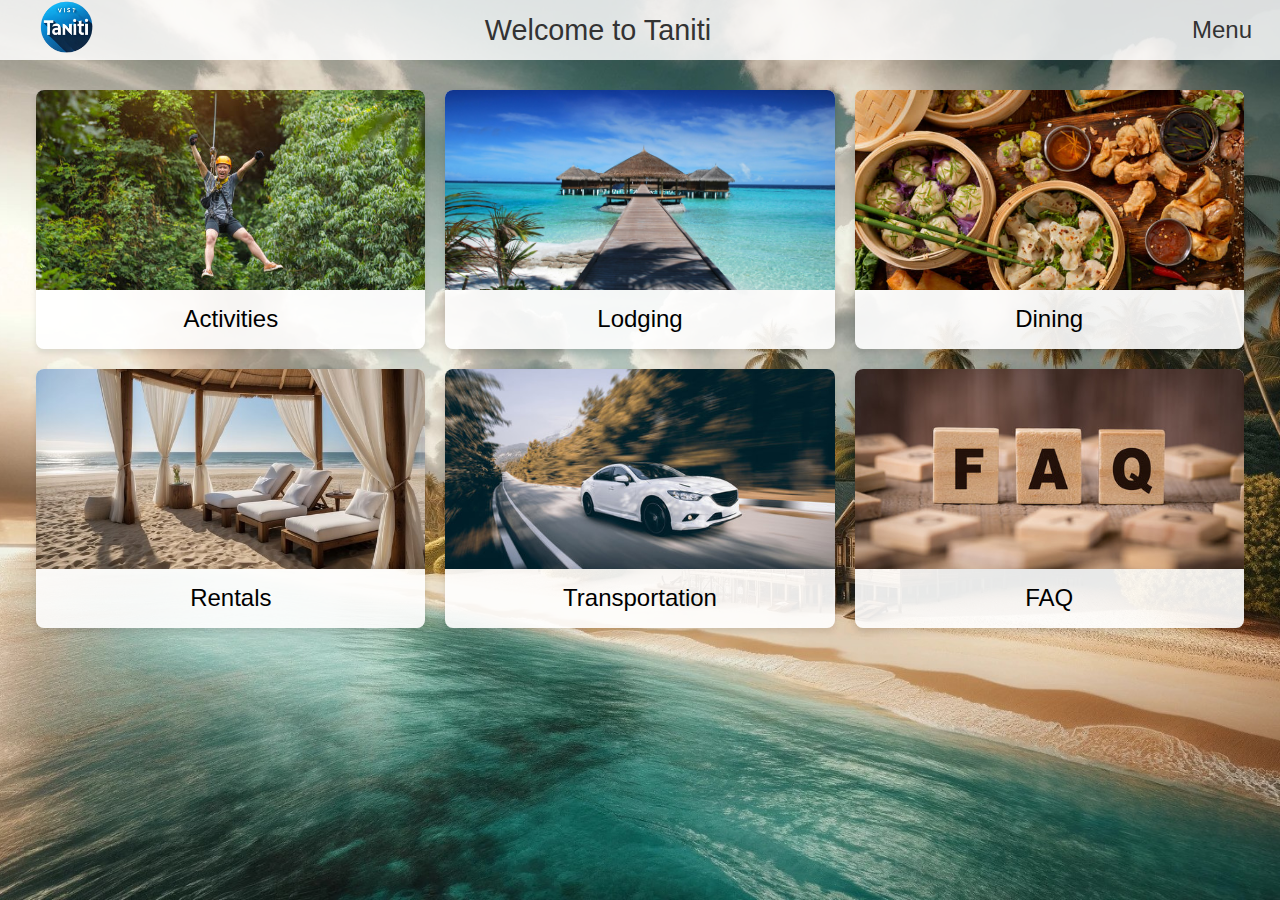
<file: index.html>
<!DOCTYPE html>
<html>
<head>
    <title>Taniti</title>
    <link rel="stylesheet" href="https://maxcdn.bootstrapcdn.com/bootstrap/4.5.2/css/bootstrap.min.css" />
    <link rel="stylesheet" href="./css/main.css" />
</head>
<body>
    <header class="d-flex align-items-center justify-content-between px-3 py-2">
        <div class="logo-container">
            <img src="./imgs/logo.webp" alt="Taniti Logo" class="logo-img">
        </div>

        <h1 class="welcome-heading m-0 text-center flex-grow-1">Welcome to Taniti</h1>

        <nav>
            <button class="navbar-toggler" type="button" data-toggle="collapse" data-target="#navbarNav">
                <span class="menu-text d-none d-md-block">Menu</span>
                <span class="navbar-toggler-icon d-block d-md-none">&#9776;</span>
            </button>

            <div class="nav-links collapse" id="navbarNav">
                <ul class="navbar-nav">
                    <li class="nav-item">
                        <a class="nav-link selected" href="#">Home</a>
                    </li>
                    <li class="nav-item">
                        <a class="nav-link" href="./pages/activities.html">Activities</a>
                    </li>
                    <li class="nav-item">
                        <a class="nav-link" href="./pages/dining.html">Dining</a>
                    </li>
                    <li class="nav-item">
                        <a class="nav-link" href="./pages/lodging.html">Lodging</a>
                    </li>
                    <li class="nav-item">
                        <a class="nav-link" href="./pages/rentals.html">Rentals</a>
                    </li>
                    <li class="nav-item">
                        <a class="nav-link" href="./pages/transportation.html">Transportation</a>
                    </li>
                    <li class="nav-item">
                        <a class="nav-link" href="./pages/faq.html">FAQ</a>
                    </li>
                </ul>
            </div>
        </nav>
    </header>

    <main>
        <div class="flex-container">
            <a href="./pages/activities.html" class="flex-item">
                <div class="item-image" style="background-image: url('./imgs/activities.jpg');"></div>
                <h2>Activities</h2>
            </a>
            <a href="./pages/lodging.html" class="flex-item">
                <div class="item-image" style="background-image: url('./imgs/lodging.jpg');"></div>
                <h2>Lodging</h2>
            </a>
            <a href="./pages/dining.html" class="flex-item">
                <div class="item-image" style="background-image: url('./imgs/dining.jpg');"></div>
                <h2>Dining</h2>
            </a>
            <a href="./pages/rentals.html" class="flex-item">
                <div class="item-image" style="background-image: url('./imgs/rentals.jpg');"></div>
                <h2>Rentals</h2>
            </a>
            <a href="./pages/transportation.html" class="flex-item">
                <div class="item-image" style="background-image: url('./imgs/transportation.jpg');"></div>
                <h2>Transportation</h2>
            </a>
            <a href="./pages/faq.html" class="flex-item">
                <div class="item-image" style="background-image: url('./imgs/faq.jpg');"></div>
                <h2>FAQ</h2>
            </a>
        </div>
    </main>

    <script src="https://code.jquery.com/jquery-3.5.1.min.js"></script>
    <script src="https://cdn.jsdelivr.net/npm/popper.js@1.16.1/dist/umd/popper.min.js"></script>
    <script src="https://stackpath.bootstrapcdn.com/bootstrap/4.5.2/js/bootstrap.min.js"></script>

</body>
</html>
</file>
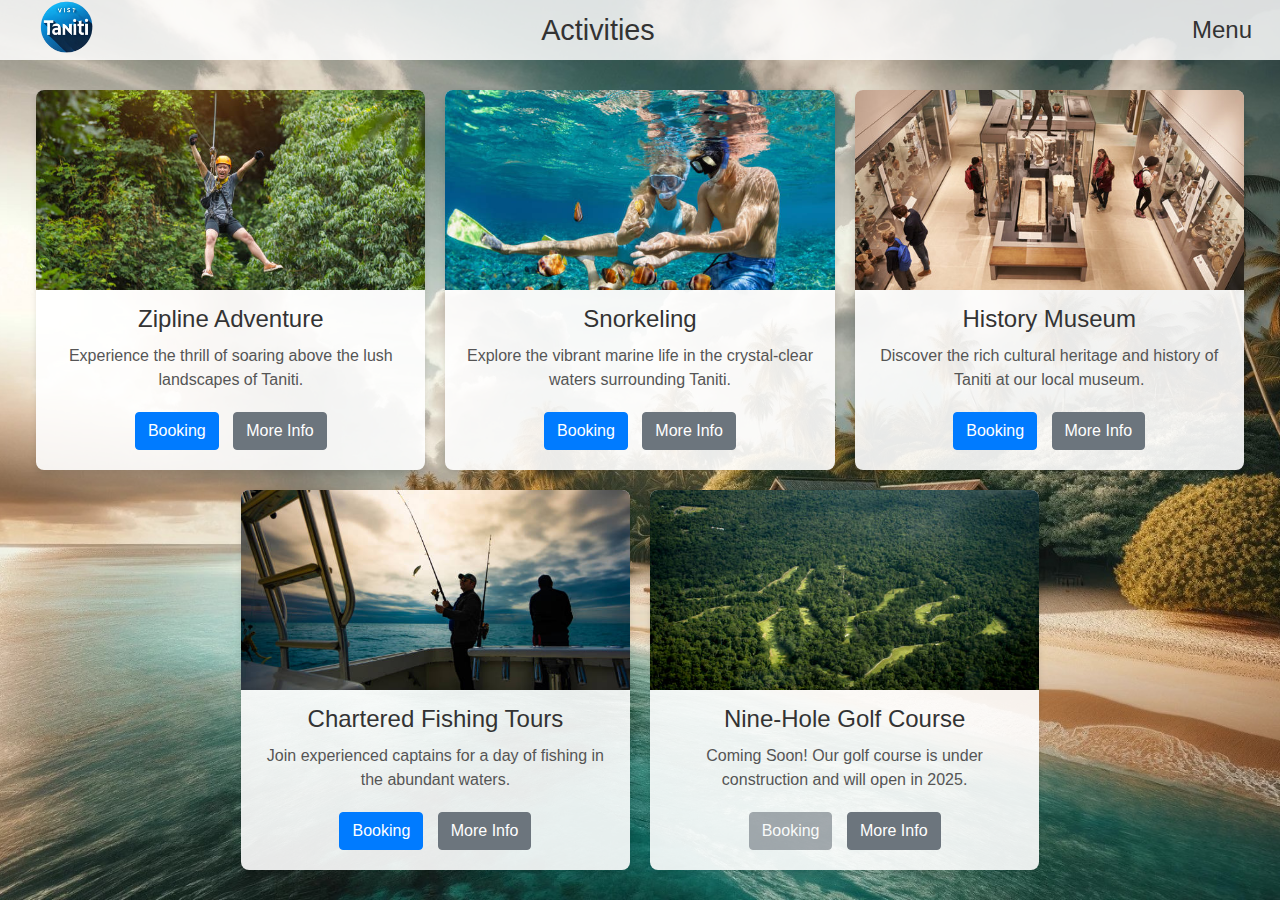
<file: pages/activities.html>
<!DOCTYPE html>
<html>
<head>
    <title>Activities - Taniti</title>
    <link rel="stylesheet" href="https://maxcdn.bootstrapcdn.com/bootstrap/4.5.2/css/bootstrap.min.css" />
    <link rel="stylesheet" href="../css/main.css" />
    <link rel="stylesheet" href="../css/activities.css" />
</head>
<body>
    <header class="d-flex align-items-center justify-content-between px-3 py-2">
        <div class="logo-container">
            <img src="../imgs/logo.webp" alt="Taniti Logo" class="logo-img">
        </div>

        <h1 class="welcome-heading m-0 text-center flex-grow-1">Activities</h1>

        <nav>
            <button class="navbar-toggler" type="button" data-toggle="collapse" data-target="#navbarNav">
                <span class="menu-text d-none d-md-block">Menu</span>
                <span class="navbar-toggler-icon d-block d-md-none">&#9776;</span>
            </button>

            <div class="nav-links collapse" id="navbarNav">
                <ul class="navbar-nav">
                    <li class="nav-item">
                        <a class="nav-link selected" href="../index.html">Home</a>
                    </li>
                    <li class="nav-item">
                        <a class="nav-link" href="./activities.html">Activities</a>
                    </li>
                    <li class="nav-item">
                        <a class="nav-link" href="./dining.html">Dining</a>
                    </li>
                    <li class="nav-item">
                        <a class="nav-link" href="./lodging.html">Lodging</a>
                    </li>
                    <li class="nav-item">
                        <a class="nav-link" href="./rentals.html">Rentals</a>
                    </li>
                    <li class="nav-item">
                        <a class="nav-link" href="./transportation.html">Transportation</a>
                    </li>
                    <li class="nav-item">
                        <a class="nav-link" href="./faq.html">FAQ</a>
                    </li>
                </ul>
            </div>
        </nav>
    </header>

    <main>
        <div class="activities-container">
            <div class="activity-item">
                <img src="../imgs/activities.jpg" alt="Zipline">
                <h2>Zipline Adventure</h2>
                <p>Experience the thrill of soaring above the lush landscapes of Taniti.</p>
                <div class="activity-buttons">
                    <a href="#" class="btn btn-primary">Booking</a>
                    <a href="#" class="btn btn-secondary">More Info</a>
                </div>
            </div>

            <div class="activity-item">
                <img src="../imgs/snorkeling.jpg" alt="Snorkeling">
                <h2>Snorkeling</h2>
                <p>Explore the vibrant marine life in the crystal-clear waters surrounding Taniti.</p>
                <div class="activity-buttons">
                    <a href="#" class="btn btn-primary">Booking</a>
                    <a href="#" class="btn btn-secondary">More Info</a>
                </div>
            </div>

            <div class="activity-item">
                <img src="../imgs/museum.jpg" alt="History Museum">
                <h2>History Museum</h2>
                <p>Discover the rich cultural heritage and history of Taniti at our local museum.</p>
                <div class="activity-buttons">
                    <a href="#" class="btn btn-primary">Booking</a>
                    <a href="#" class="btn btn-secondary">More Info</a>
                </div>
            </div>

            <div class="activity-item">
                <img src="../imgs/fishing.jpg" alt="Chartered Fishing Tours">
                <h2>Chartered Fishing Tours</h2>
                <p>Join experienced captains for a day of fishing in the abundant waters.</p>
                <div class="activity-buttons">
                    <a href="#" class="btn btn-primary">Booking</a>
                    <a href="#" class="btn btn-secondary">More Info</a>
                </div>
            </div>

            <div class="activity-item">
                <img src="../imgs/golf.jpg" alt="Nine-Hole Golf Course">
                <h2>Nine-Hole Golf Course</h2>
                <p>Coming Soon! Our golf course is under construction and will open in 2025.</p>
                <div class="activity-buttons">
                    <a href="#" class="btn btn-secondary disabled">Booking</a>
                    <a href="#" class="btn btn-secondary">More Info</a>
                </div>
            </div>
        </div>
    </main>

    <script src="https://code.jquery.com/jquery-3.5.1.min.js"></script>
    <script src="https://cdn.jsdelivr.net/npm/popper.js@1.16.1/dist/umd/popper.min.js"></script>
    <script src="https://stackpath.bootstrapcdn.com/bootstrap/4.5.2/js/bootstrap.min.js"></script>
</body>
</html>
</file>
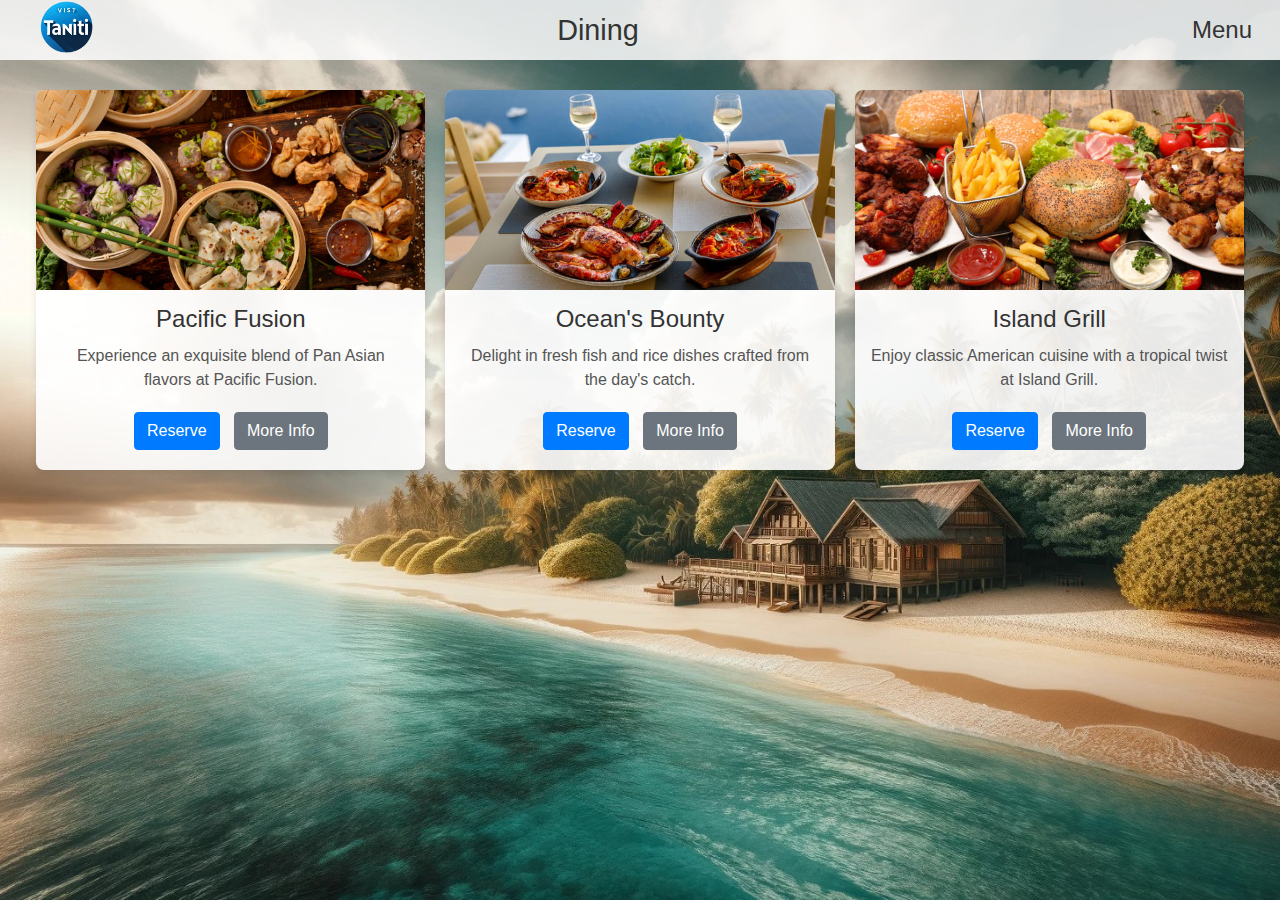
<file: pages/dining.html>
<!DOCTYPE html>
<html>
<head>
    <title>Dining - Taniti</title>
    <link rel="stylesheet" href="https://maxcdn.bootstrapcdn.com/bootstrap/4.5.2/css/bootstrap.min.css" />
    <link rel="stylesheet" href="../css/main.css" />
    <link rel="stylesheet" href="../css/dining.css" />
</head>
<body>
    <header class="d-flex align-items-center justify-content-between px-3 py-2">
        <div class="logo-container">
            <img src="../imgs/logo.webp" alt="Taniti Logo" class="logo-img">
        </div>

        <h1 class="welcome-heading m-0 text-center flex-grow-1">Dining</h1>

        <nav>
            <button class="navbar-toggler" type="button" data-toggle="collapse" data-target="#navbarNav">
                <span class="menu-text d-none d-md-block">Menu</span>
                <span class="navbar-toggler-icon d-block d-md-none">&#9776;</span>
            </button>

            <div class="nav-links collapse" id="navbarNav">
                <ul class="navbar-nav">
                    <li class="nav-item">
                        <a class="nav-link selected" href="../index.html">Home</a>
                    </li>
                    <li class="nav-item">
                        <a class="nav-link" href="./activities.html">Activities</a>
                    </li>
                    <li class="nav-item">
                        <a class="nav-link" href="#">Dining</a>
                    </li>
                    <li class="nav-item">
                        <a class="nav-link" href="./lodging.html">Lodging</a>
                    </li>
                    <li class="nav-item">
                        <a class="nav-link" href="./rentals.html">Rentals</a>
                    </li>
                    <li class="nav-item">
                        <a class="nav-link" href="./transportation.html">Transportation</a>
                    </li>
                    <li class="nav-item">
                        <a class="nav-link" href="./faq.html">FAQ</a>
                    </li>
                </ul>
            </div>
        </nav>
    </header>

    <main>
        <div class="dining-container">
            <div class="dining-item">
                <img src="../imgs/dining.jpg" alt="Pacific Fusion">
                <h2>Pacific Fusion</h2>
                <p>Experience an exquisite blend of Pan Asian flavors at Pacific Fusion.</p>
                <div class="dining-buttons">
                    <a href="#" class="btn btn-primary">Reserve</a>
                    <a href="#" class="btn btn-secondary">More Info</a>
                </div>
            </div>

            <div class="dining-item">
                <img src="../imgs/oceans-bounty.jpg" alt="Ocean's Bounty">
                <h2>Ocean's Bounty</h2>
                <p>Delight in fresh fish and rice dishes crafted from the day's catch.</p>
                <div class="dining-buttons">
                    <a href="#" class="btn btn-primary">Reserve</a>
                    <a href="#" class="btn btn-secondary">More Info</a>
                </div>
            </div>

            <div class="dining-item">
                <img src="../imgs/island-grill.jpg" alt="Island Grill">
                <h2>Island Grill</h2>
                <p>Enjoy classic American cuisine with a tropical twist at Island Grill.</p>
                <div class="dining-buttons">
                    <a href="#" class="btn btn-primary">Reserve</a>
                    <a href="#" class="btn btn-secondary">More Info</a>
                </div>
            </div>
        </div>
    </main>

    <script src="https://code.jquery.com/jquery-3.5.1.min.js"></script>
    <script src="https://cdn.jsdelivr.net/npm/popper.js@1.16.1/dist/umd/popper.min.js"></script>
    <script src="https://stackpath.bootstrapcdn.com/bootstrap/4.5.2/js/bootstrap.min.js"></script>
</body>
</html>
</file>
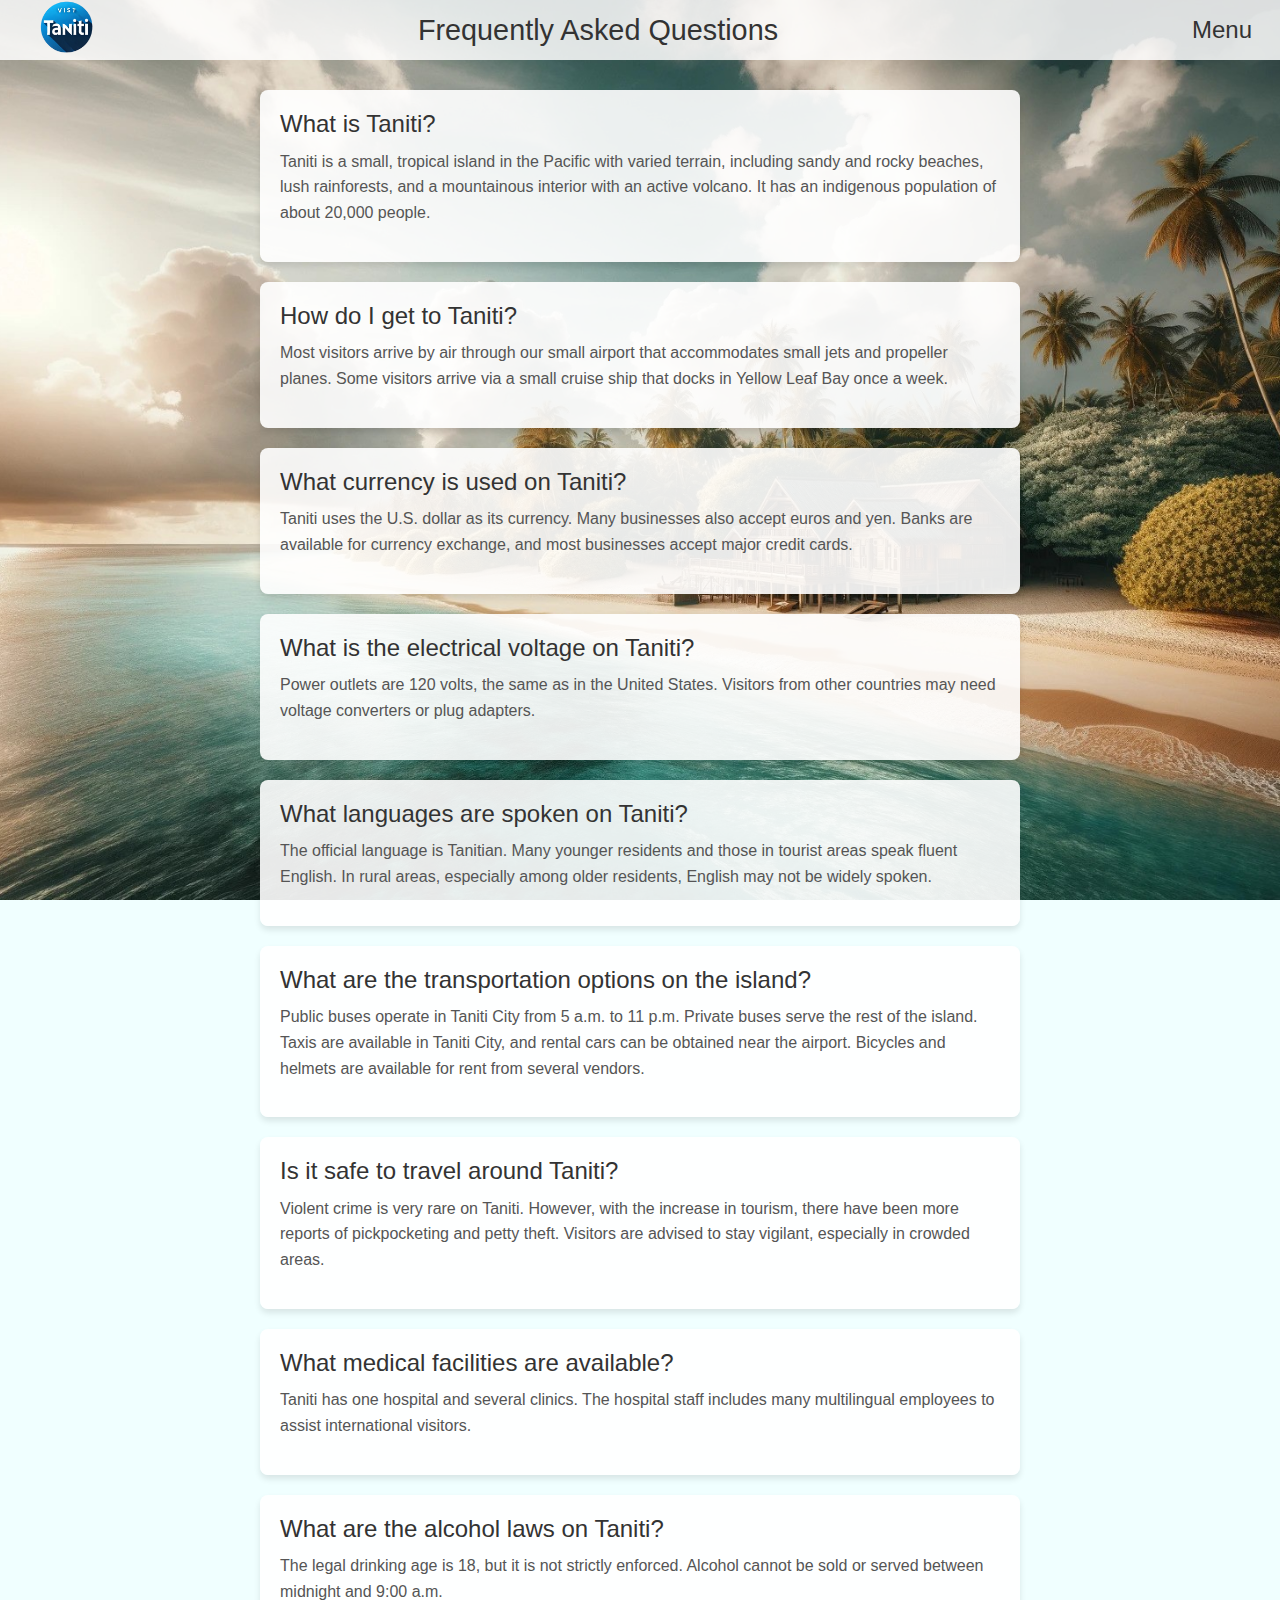
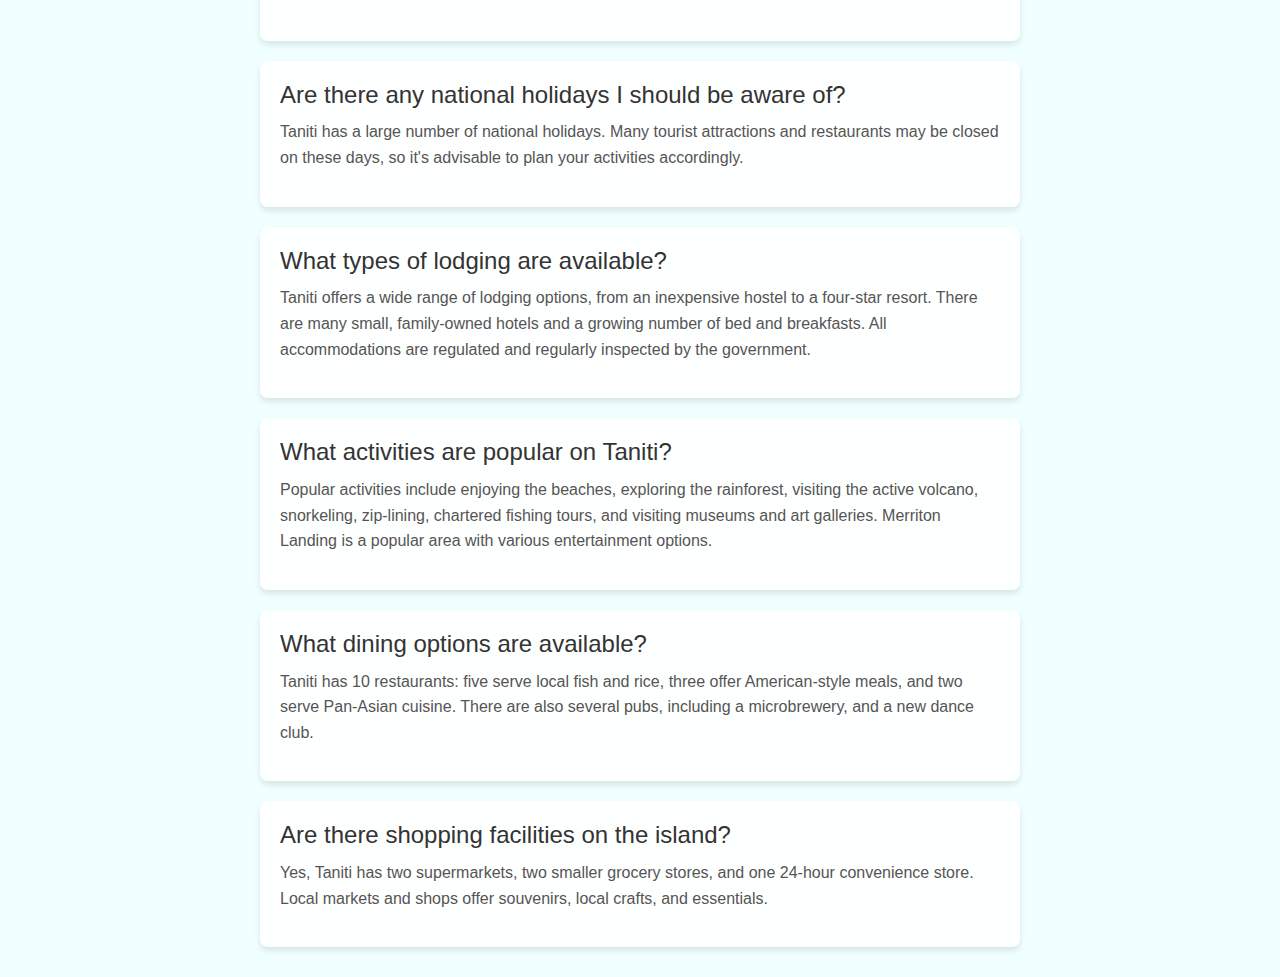
<file: pages/faq.html>
<!DOCTYPE html>
<html>
<head>
    <title>FAQ - Taniti</title>
    <link rel="stylesheet" href="https://maxcdn.bootstrapcdn.com/bootstrap/4.5.2/css/bootstrap.min.css" />
    <link rel="stylesheet" href="../css/main.css" />
    <link rel="stylesheet" href="../css/faq.css" />
</head>
<body>
    <header class="d-flex align-items-center justify-content-between px-3 py-2">
        <div class="logo-container">
            <img src="../imgs/logo.webp" alt="Taniti Logo" class="logo-img">
        </div>

        <h1 class="welcome-heading m-0 text-center flex-grow-1">Frequently Asked Questions</h1>

        <nav>
            <button class="navbar-toggler" type="button" data-toggle="collapse" data-target="#navbarNav">
                <span class="menu-text d-none d-md-block">Menu</span>
                <span class="navbar-toggler-icon d-block d-md-none">&#9776;</span>
            </button>
            <div class="nav-links collapse" id="navbarNav">
                <ul class="navbar-nav">
                    <li class="nav-item">
                        <a class="nav-link selected" href="../index.html">Home</a>
                    </li>
                    <li class="nav-item">
                        <a class="nav-link" href="./activities.html">Activities</a>
                    </li>
                    <li class="nav-item">
                        <a class="nav-link" href="./dining.html">Dining</a>
                    </li>
                    <li class="nav-item">
                        <a class="nav-link" href="./lodging.html">Lodging</a>
                    </li>
                    <li class="nav-item">
                        <a class="nav-link" href="./rentals.html">Rentals</a>
                    </li>
                    <li class="nav-item">
                        <a class="nav-link" href="./transportation.html">Transportation</a>
                    </li>
                    <li class="nav-item">
                        <a class="nav-link" href="#">FAQ</a>
                    </li>
                </ul>
            </div>
        </nav>
    </header>
    <main>
        <div class="faq-container">
            <div class="faq-item">
                <h2>What is Taniti?</h2>
                <p>Taniti is a small, tropical island in the Pacific with varied terrain, including sandy and rocky beaches, lush rainforests, and a mountainous interior with an active volcano. It has an indigenous population of about 20,000 people.</p>
            </div>

            <div class="faq-item">
                <h2>How do I get to Taniti?</h2>
                <p>Most visitors arrive by air through our small airport that accommodates small jets and propeller planes. Some visitors arrive via a small cruise ship that docks in Yellow Leaf Bay once a week.</p>
            </div>

            <div class="faq-item">
                <h2>What currency is used on Taniti?</h2>
                <p>Taniti uses the U.S. dollar as its currency. Many businesses also accept euros and yen. Banks are available for currency exchange, and most businesses accept major credit cards.</p>
            </div>

            <div class="faq-item">
                <h2>What is the electrical voltage on Taniti?</h2>
                <p>Power outlets are 120 volts, the same as in the United States. Visitors from other countries may need voltage converters or plug adapters.</p>
            </div>

            <div class="faq-item">
                <h2>What languages are spoken on Taniti?</h2>
                <p>The official language is Tanitian. Many younger residents and those in tourist areas speak fluent English. In rural areas, especially among older residents, English may not be widely spoken.</p>
            </div>

            <div class="faq-item">
                <h2>What are the transportation options on the island?</h2>
                <p>Public buses operate in Taniti City from 5 a.m. to 11 p.m. Private buses serve the rest of the island. Taxis are available in Taniti City, and rental cars can be obtained near the airport. Bicycles and helmets are available for rent from several vendors.</p>
            </div>

            <div class="faq-item">
                <h2>Is it safe to travel around Taniti?</h2>
                <p>Violent crime is very rare on Taniti. However, with the increase in tourism, there have been more reports of pickpocketing and petty theft. Visitors are advised to stay vigilant, especially in crowded areas.</p>
            </div>

            <div class="faq-item">
                <h2>What medical facilities are available?</h2>
                <p>Taniti has one hospital and several clinics. The hospital staff includes many multilingual employees to assist international visitors.</p>
            </div>

            <div class="faq-item">
                <h2>What are the alcohol laws on Taniti?</h2>
                <p>The legal drinking age is 18, but it is not strictly enforced. Alcohol cannot be sold or served between midnight and 9:00 a.m.</p>
            </div>

            <div class="faq-item">
                <h2>Are there any national holidays I should be aware of?</h2>
                <p>Taniti has a large number of national holidays. Many tourist attractions and restaurants may be closed on these days, so it's advisable to plan your activities accordingly.</p>
            </div>

            <div class="faq-item">
                <h2>What types of lodging are available?</h2>
                <p>Taniti offers a wide range of lodging options, from an inexpensive hostel to a four-star resort. There are many small, family-owned hotels and a growing number of bed and breakfasts. All accommodations are regulated and regularly inspected by the government.</p>
            </div>

            <div class="faq-item">
                <h2>What activities are popular on Taniti?</h2>
                <p>Popular activities include enjoying the beaches, exploring the rainforest, visiting the active volcano, snorkeling, zip-lining, chartered fishing tours, and visiting museums and art galleries. Merriton Landing is a popular area with various entertainment options.</p>
            </div>

            <div class="faq-item">
                <h2>What dining options are available?</h2>
                <p>Taniti has 10 restaurants: five serve local fish and rice, three offer American-style meals, and two serve Pan-Asian cuisine. There are also several pubs, including a microbrewery, and a new dance club.</p>
            </div>

            <div class="faq-item">
                <h2>Are there shopping facilities on the island?</h2>
                <p>Yes, Taniti has two supermarkets, two smaller grocery stores, and one 24-hour convenience store. Local markets and shops offer souvenirs, local crafts, and essentials.</p>
            </div>
        </div>
    </main>

    <script src="https://code.jquery.com/jquery-3.5.1.min.js"></script>
    <script src="https://cdn.jsdelivr.net/npm/popper.js@1.16.1/dist/umd/popper.min.js"></script>
    <script src="https://stackpath.bootstrapcdn.com/bootstrap/4.5.2/js/bootstrap.min.js"></script>
</body>
</html>
</file>
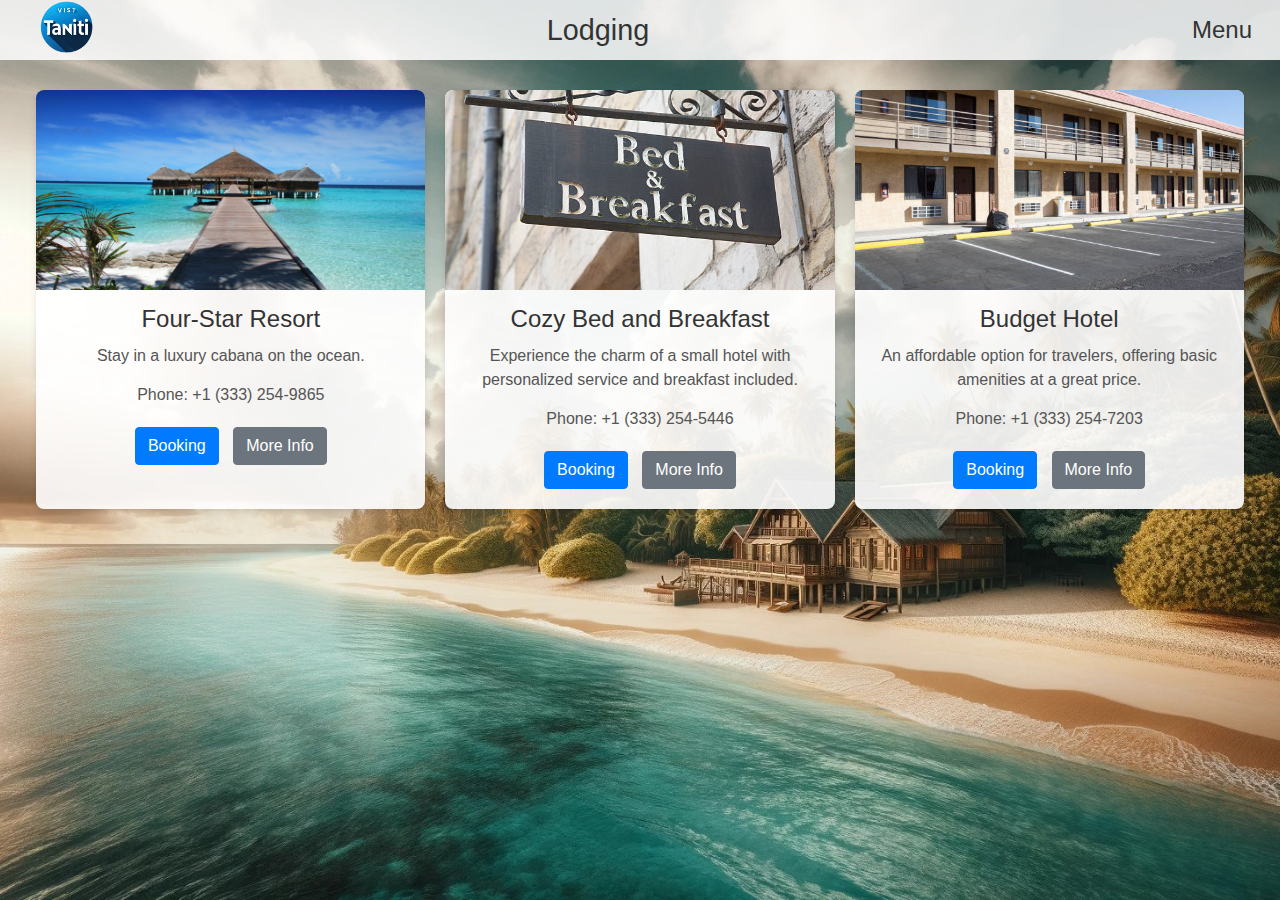
<file: pages/lodging.html>
<!DOCTYPE html>
<html>
<head>
    <title>Lodging - Taniti</title>
    <link rel="stylesheet" href="https://maxcdn.bootstrapcdn.com/bootstrap/4.5.2/css/bootstrap.min.css" />
    <link rel="stylesheet" href="../css/main.css" />
    <link rel="stylesheet" href="../css/lodging.css" />
</head>
<body>
    <header class="d-flex align-items-center justify-content-between px-3 py-2">
        <div class="logo-container">
            <img src="../imgs/logo.webp" alt="Taniti Logo" class="logo-img">
        </div>

        <h1 class="welcome-heading m-0 text-center flex-grow-1">Lodging</h1>

        <nav>
            <button class="navbar-toggler" type="button" data-toggle="collapse" data-target="#navbarNav">
                <span class="menu-text d-none d-md-block">Menu</span>
                <span class="navbar-toggler-icon d-block d-md-none">&#9776;</span>
            </button>

            <div class="nav-links collapse" id="navbarNav">
                <ul class="navbar-nav">
                    <li class="nav-item">
                        <a class="nav-link selected" href="../index.html">Home</a>
                    </li>
                    <li class="nav-item">
                        <a class="nav-link" href="./activities.html">Activities</a>
                    </li>
                    <li class="nav-item">
                        <a class="nav-link" href="./dining.html">Dining</a>
                    </li>
                    <li class="nav-item">
                        <a class="nav-link" href="#">Lodging</a>
                    </li>
                    <li class="nav-item">
                        <a class="nav-link" href="./rentals.html">Rentals</a>
                    </li>
                    <li class="nav-item">
                        <a class="nav-link" href="./transportation.html">Transportation</a>
                    </li>
                    <li class="nav-item">
                        <a class="nav-link" href="./faq.html">FAQ</a>
                    </li>
                </ul>
            </div>
        </nav>
    </header>

    <main>
        <div class="lodging-container">
            <div class="lodging-item">
                <img src="../imgs/lodging.jpg" alt="Four-Star Resort">
                <h2>Four-Star Resort</h2>
                <p>Stay in a luxury cabana on the ocean.</p>
                <p>Phone: +1 (333) 254-9865</p>
                <div class="lodging-buttons">
                    <a href="#" class="btn btn-primary">Booking</a>
                    <a href="#" class="btn btn-secondary">More Info</a>
                </div>
            </div>

            <div class="lodging-item">
                <img src="../imgs/bed-and-breakfast.jpg" alt="Bed and Breakfast">
                <h2>Cozy Bed and Breakfast</h2>
                <p>Experience the charm of a small hotel with personalized service and breakfast included.</p>
                <p>Phone: +1 (333) 254-5446</p>
                <div class="lodging-buttons">
                    <a href="#" class="btn btn-primary">Booking</a>
                    <a href="#" class="btn btn-secondary">More Info</a>
                </div>
            </div>

            <div class="lodging-item">
                <img src="../imgs/budget-hotel.jpg" alt="Budget Hotel">
                <h2>Budget Hotel</h2>
                <p>An affordable option for travelers, offering basic amenities at a great price.</p>
                <p>Phone: +1 (333) 254-7203</p>
                <div class="lodging-buttons">
                    <a href="#" class="btn btn-primary">Booking</a>
                    <a href="#" class="btn btn-secondary">More Info</a>
                </div>
            </div>
        </div>
    </main>

    <script src="https://code.jquery.com/jquery-3.5.1.min.js"></script>
    <script src="https://cdn.jsdelivr.net/npm/popper.js@1.16.1/dist/umd/popper.min.js"></script>
    <script src="https://stackpath.bootstrapcdn.com/bootstrap/4.5.2/js/bootstrap.min.js"></script>
</body>
</html>
</file>
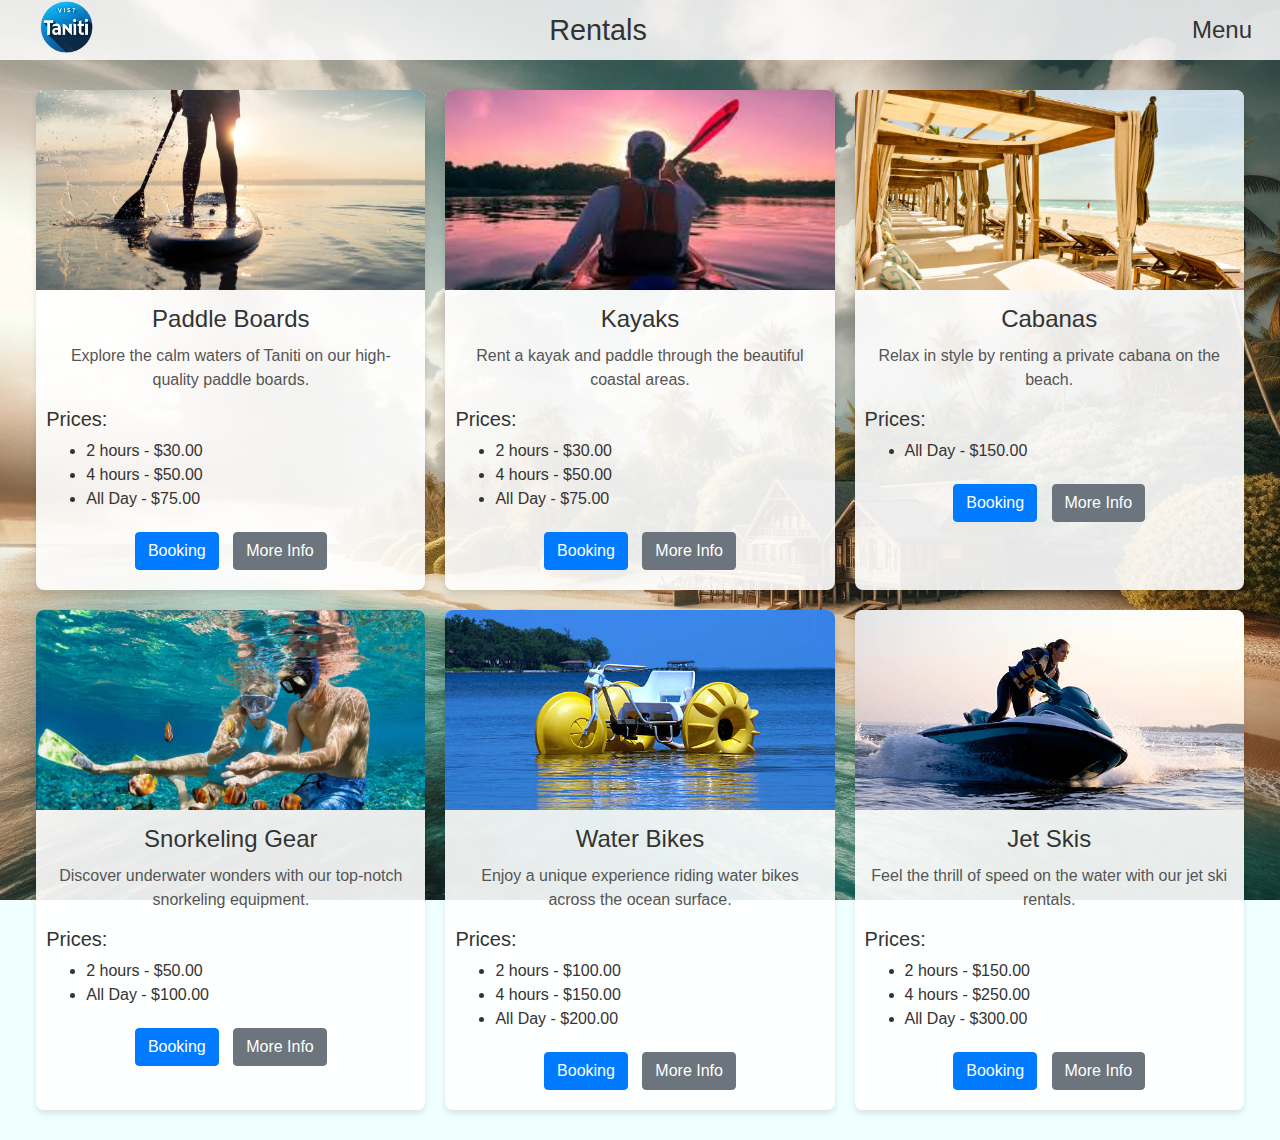
<file: pages/rentals.html>
<!DOCTYPE html>
<html>
<head>
    <title>Rentals - Taniti</title>
    <link rel="stylesheet" href="https://maxcdn.bootstrapcdn.com/bootstrap/4.5.2/css/bootstrap.min.css" />
    <link rel="stylesheet" href="../css/main.css" />
    <link rel="stylesheet" href="../css/rentals.css" />
</head>
<body>
    <header class="d-flex align-items-center justify-content-between px-3 py-2">
        <div class="logo-container">
            <img src="../imgs/logo.webp" alt="Taniti Logo" class="logo-img">
        </div>

        <h1 class="welcome-heading m-0 text-center flex-grow-1">Rentals</h1>

        <nav>
            <button class="navbar-toggler" type="button" data-toggle="collapse" data-target="#navbarNav">
                <span class="menu-text d-none d-md-block">Menu</span>
                <span class="navbar-toggler-icon d-block d-md-none">&#9776;</span>
            </button>

            <div class="nav-links collapse" id="navbarNav">
                <ul class="navbar-nav">
                    <li class="nav-item">
                        <a class="nav-link selected" href="../index.html">Home</a>
                    </li>
                    <li class="nav-item">
                        <a class="nav-link" href="./activities.html">Activities</a>
                    </li>
                    <li class="nav-item">
                        <a class="nav-link" href="./dining.html">Dining</a>
                    </li>
                    <li class="nav-item">
                        <a class="nav-link" href="./lodging.html">Lodging</a>
                    </li>
                    <li class="nav-item">
                        <a class="nav-link" href="#">Rentals</a>
                    </li>
                    <li class="nav-item">
                        <a class="nav-link" href="./transportation.html">Transportation</a>
                    </li>
                    <li class="nav-item">
                        <a class="nav-link" href="./faq.html">FAQ</a>
                    </li>
                </ul>
            </div>
        </nav>
    </header>

    <main>
        <div class="rentals-container">
            <div class="rental-item">
                <img src="../imgs/paddle-boards.jpg" alt="Paddle Boards">
                <h2>Paddle Boards</h2>
                <p>Explore the calm waters of Taniti on our high-quality paddle boards.</p>
                <div class="prices">
                    <h5>Prices:</h5>
                    <ul>
                        <li>2 hours - $30.00</li>
                        <li>4 hours - $50.00</li>
                        <li>All Day - $75.00</li>
                    </ul>
                </div>
                <div class="rental-buttons">
                    <a href="#" class="btn btn-primary">Booking</a>
                    <a href="#" class="btn btn-secondary">More Info</a>
                </div>
            </div>

            <div class="rental-item">
                <img src="../imgs/kayak.jpg" alt="Kayak">
                <h2>Kayaks</h2>
                <p>Rent a kayak and paddle through the beautiful coastal areas.</p>
                <div class="prices">
                    <h5>Prices:</h5>
                    <ul>
                        <li>2 hours - $30.00</li>
                        <li>4 hours - $50.00</li>
                        <li>All Day - $75.00</li>
                    </ul>
                </div>
                <div class="rental-buttons">
                    <a href="#" class="btn btn-primary">Booking</a>
                    <a href="#" class="btn btn-secondary">More Info</a>
                </div>
            </div>

            <div class="rental-item">
                <img src="../imgs/cabana.jpg" alt="Cabanas">
                <h2>Cabanas</h2>
                <p>Relax in style by renting a private cabana on the beach.</p>
                <div class="prices">
                    <h5>Prices:</h5>
                    <ul>
                        <li>All Day - $150.00</li>
                    </ul>
                </div>
                <div class="rental-buttons">
                    <a href="#" class="btn btn-primary">Booking</a>
                    <a href="#" class="btn btn-secondary">More Info</a>
                </div>
            </div>

            <div class="rental-item">
                <img src="../imgs/snorkeling.jpg" alt="Snorkeling Gear">
                <h2>Snorkeling Gear</h2>
                <p>Discover underwater wonders with our top-notch snorkeling equipment.</p>
                <div class="prices">
                    <h5>Prices:</h5>
                    <ul>
                        <li>2 hours - $50.00</li>
                        <li>All Day - $100.00</li>
                    </ul>
                </div>
                <div class="rental-buttons">
                    <a href="#" class="btn btn-primary">Booking</a>
                    <a href="#" class="btn btn-secondary">More Info</a>
                </div>
            </div>

            <div class="rental-item">
                <img src="../imgs/water-bike.jpg" alt="Water Bike">
                <h2>Water Bikes</h2>
                <p>Enjoy a unique experience riding water bikes across the ocean surface.</p>
                <div class="prices">
                    <h5>Prices:</h5>
                    <ul>
                        <li>2 hours - $100.00</li>
                        <li>4 hours - $150.00</li>
                        <li>All Day - $200.00</li>
                    </ul>
                </div>
                <div class="rental-buttons">
                    <a href="#" class="btn btn-primary">Booking</a>
                    <a href="#" class="btn btn-secondary">More Info</a>
                </div>
            </div>

            <div class="rental-item">
                <img src="../imgs/jet-ski.jpg" alt="Jet Ski">
                <h2>Jet Skis</h2>
                <p>Feel the thrill of speed on the water with our jet ski rentals.</p>
                <div class="prices">
                    <h5>Prices:</h5>
                    <ul>
                        <li>2 hours - $150.00</li>
                        <li>4 hours - $250.00</li>
                        <li>All Day - $300.00</li>
                    </ul>
                </div>
                <div class="rental-buttons">
                    <a href="#" class="btn btn-primary">Booking</a>
                    <a href="#" class="btn btn-secondary">More Info</a>
                </div>
            </div>
        </div>
    </main>

    <script src="https://code.jquery.com/jquery-3.5.1.min.js"></script>
    <script src="https://cdn.jsdelivr.net/npm/popper.js@1.16.1/dist/umd/popper.min.js"></script>
    <script src="https://stackpath.bootstrapcdn.com/bootstrap/4.5.2/js/bootstrap.min.js"></script>
</body>
</html>
</file>
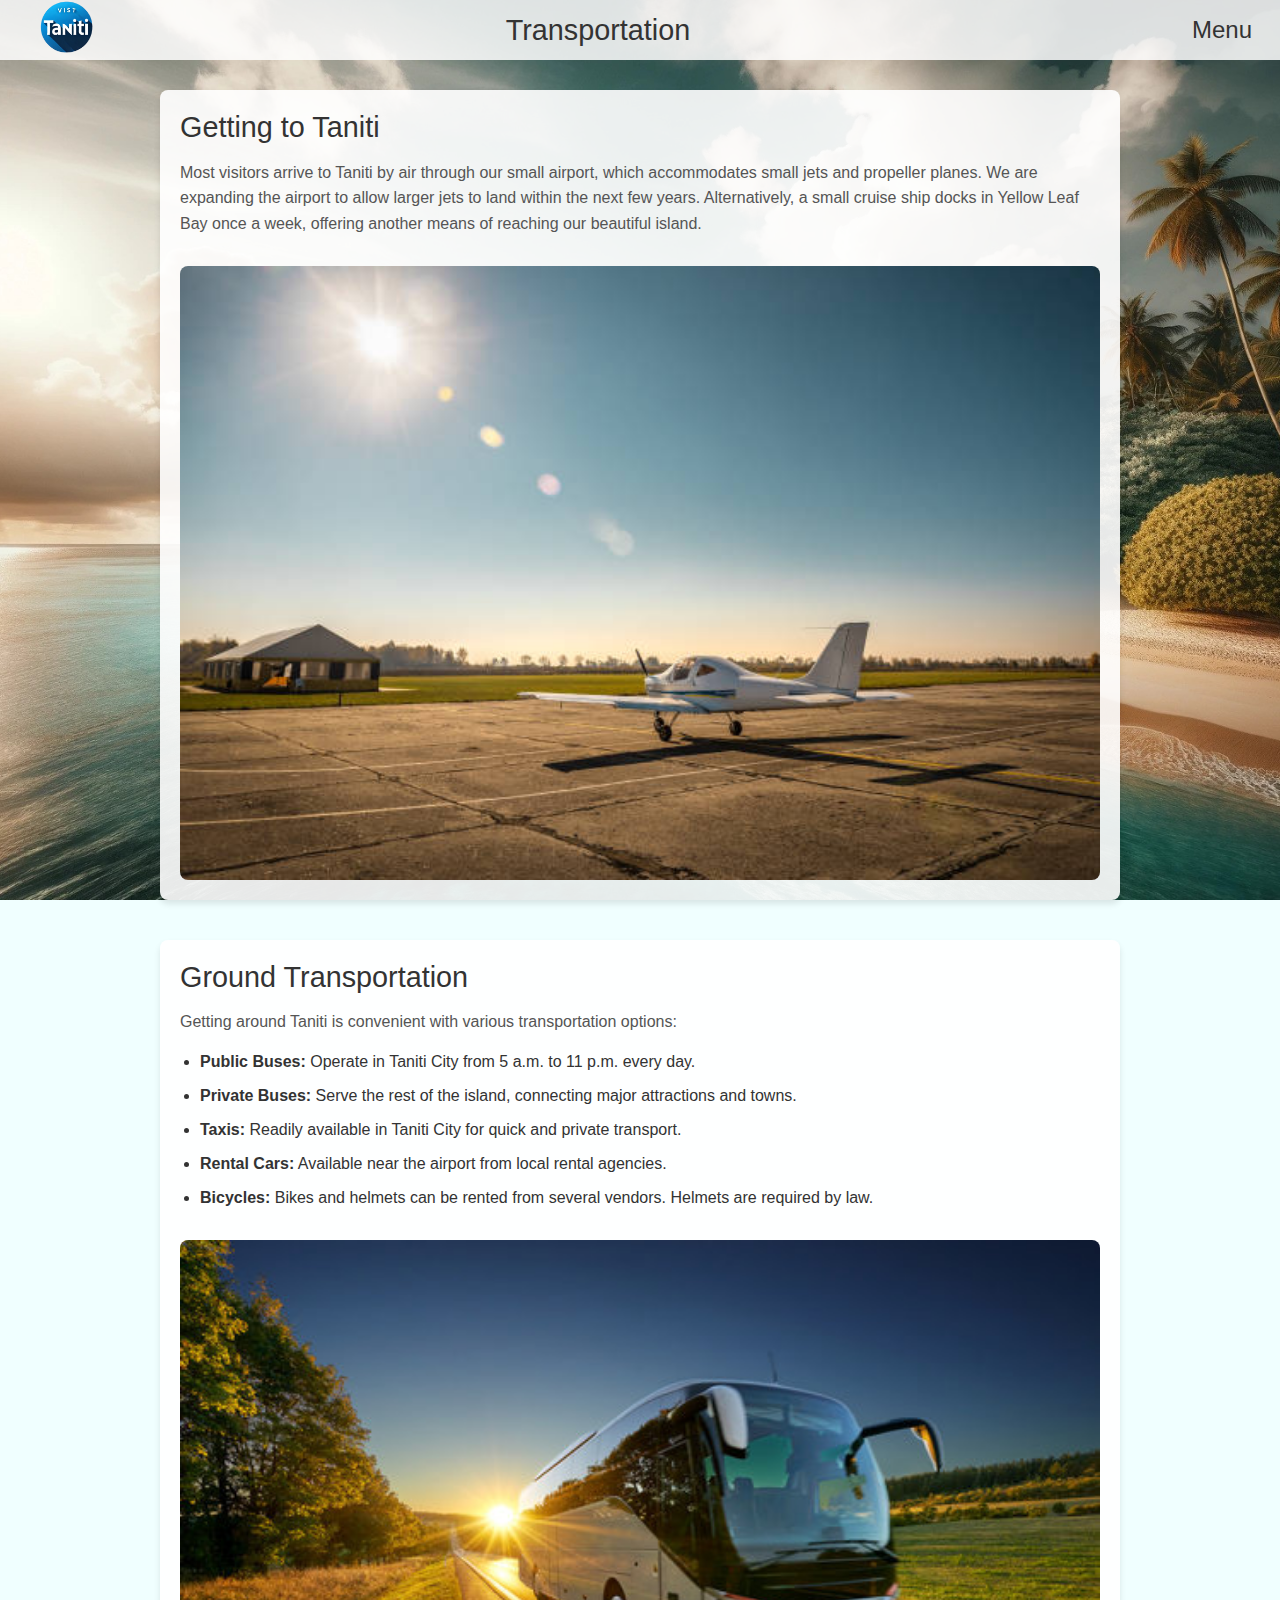
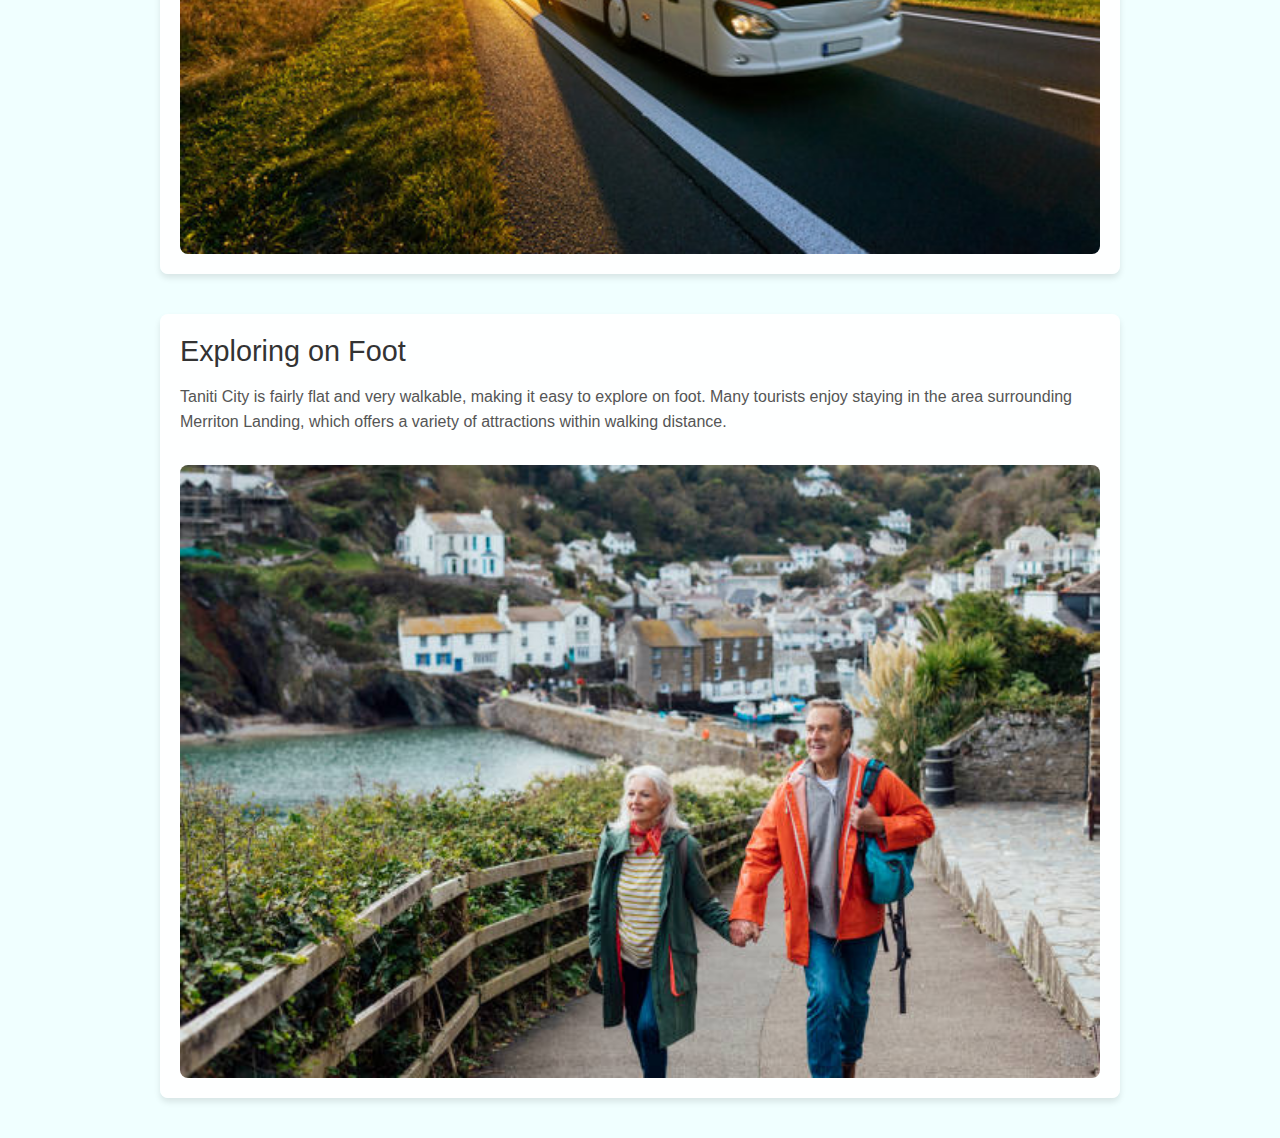
<file: pages/transportation.html>
<!DOCTYPE html>
<html>
<head>
    <title>Transportation - Taniti</title>
    <link rel="stylesheet" href="https://maxcdn.bootstrapcdn.com/bootstrap/4.5.2/css/bootstrap.min.css" />
    <link rel="stylesheet" href="../css/main.css" />
    <link rel="stylesheet" href="../css/transportation.css" />
</head>
<body>
    <header class="d-flex align-items-center justify-content-between px-3 py-2">
        <div class="logo-container">
            <img src="../imgs/logo.webp" alt="Taniti Logo" class="logo-img">
        </div>

        <h1 class="welcome-heading m-0 text-center flex-grow-1">Transportation</h1>

        <nav>
            <button class="navbar-toggler" type="button" data-toggle="collapse" data-target="#navbarNav">
                <span class="menu-text d-none d-md-block">Menu</span>
                <span class="navbar-toggler-icon d-block d-md-none">&#9776;</span>
            </button>
            <div class="nav-links collapse" id="navbarNav">
                <ul class="navbar-nav">
                    <li class="nav-item">
                        <a class="nav-link selected" href="../index.html">Home</a>
                    </li>
                    <li class="nav-item">
                        <a class="nav-link" href="">Activities</a>
                    </li>
                    <li class="nav-item">
                        <a class="nav-link" href="./dining.html">Dining</a>
                    </li>
                    <li class="nav-item">
                        <a class="nav-link" href="./lodging.html">Lodging</a>
                    </li>
                    <li class="nav-item">
                        <a class="nav-link" href="./rentals.html">Rentals</a>
                    </li>
                    <li class="nav-item">
                        <a class="nav-link" href="#">Transportation</a>
                    </li>
                    <li class="nav-item">
                        <a class="nav-link" href="./faq.html">FAQ</a>
                    </li>
                </ul>
            </div>
        </nav>
    </header>

    <main>
        <div class="transportation-container">
            <section class="transportation-section">
                <h2>Getting to Taniti</h2>
                <p>Most visitors arrive to Taniti by air through our small airport, which accommodates small jets and propeller planes. We are expanding the airport to allow larger jets to land within the next few years. Alternatively, a small cruise ship docks in Yellow Leaf Bay once a week, offering another means of reaching our beautiful island.</p>
                <img src="../imgs/airport.jpg" alt="Taniti Airport" class="transportation-image">
            </section>

            <section class="transportation-section">
                <h2>Ground Transportation</h2>
                <p>Getting around Taniti is convenient with various transportation options:</p>
                <ul>
                    <li><strong>Public Buses:</strong> Operate in Taniti City from 5 a.m. to 11 p.m. every day.</li>
                    <li><strong>Private Buses:</strong> Serve the rest of the island, connecting major attractions and towns.</li>
                    <li><strong>Taxis:</strong> Readily available in Taniti City for quick and private transport.</li>
                    <li><strong>Rental Cars:</strong> Available near the airport from local rental agencies.</li>
                    <li><strong>Bicycles:</strong> Bikes and helmets can be rented from several vendors. Helmets are required by law.</li>
                </ul>
                <img src="../imgs/ground-transportation.jpg" alt="Ground Transportation" class="transportation-image">
            </section>

            <section class="transportation-section">
                <h2>Exploring on Foot</h2>
                <p>Taniti City is fairly flat and very walkable, making it easy to explore on foot. Many tourists enjoy staying in the area surrounding Merriton Landing, which offers a variety of attractions within walking distance.</p>
                <img src="../imgs/walking-tour.jpg" alt="Exploring on Foot" class="transportation-image">
            </section>
        </div>
    </main>

    <script src="https://code.jquery.com/jquery-3.5.1.min.js"></script>
    <script src="https://cdn.jsdelivr.net/npm/popper.js@1.16.1/dist/umd/popper.min.js"></script>
    <script src="https://stackpath.bootstrapcdn.com/bootstrap/4.5.2/js/bootstrap.min.js"></script>
</body>
</html>
</file>
<file: css/main.css>
/* Custom Styles */
body {
    margin: 0;
    padding: 0;
    background-image: url("../imgs/island.jpg");
    background-repeat: no-repeat;
    background-size: cover;
    background-attachment: fixed;
    background-position: center center;
    background-color: azure;
    font-family: Arial, sans-serif;
    color: #333;
}

/* Header Styles */
header {
    background-color: rgba(255, 255, 255, 0.85);
    position: relative;
    overflow: visible; /* Allow content to overflow header */
    height: 60px; /* Keep the header height fixed */
    display: flex;
    align-items: center;
    justify-content: space-between;
    padding: 0 20px;
}

.logo-container {
    position: relative;
}

.logo-container .logo-img {
    height: 100px; /* Increase the logo height */
    position: absolute;
    top: 50%;
    transform: translateY(-50%);
}

.welcome-heading {
    font-size: 1.8em;
    color: #333;
    margin: 0;
}

nav {
    position: relative;
}

.navbar-toggler {
    border: none;
    background: transparent;
    font-size: 1.5em;
    display: flex;
    align-items: center;
}

.navbar-toggler:focus {
    outline: none;
}

.menu-text {
    font-size: 1em;
    color: #333;
}

.navbar-toggler-icon {
    font-size: 1.5em;
    color: #333;
}

/* Navigation Links */
.nav-links {
    position: absolute;
    top: 100%;
    right: 0;
    background-color: rgba(255, 255, 255, 0.95);
    border: 1px solid #ddd;
    border-radius: 4px;
    min-width: 200px;
    z-index: 1000;
}

.nav-links ul {
    list-style: none;
    margin: 0;
    padding: 0;
}

.nav-links .nav-item {
    border-bottom: 1px solid #ddd;
}

.nav-links .nav-item:last-child {
    border-bottom: none;
}

.nav-links .nav-link {
    color: #333;
    padding: 10px 15px;
    display: block;
    text-decoration: none;
}

.nav-links .nav-link:hover {
    background-color: #f1f1f1;
}

.nav-links.collapse {
    display: none;
}

.nav-links.show {
    display: block;
}

/* Hover Effect to Highlight Entire Nav Element */
header nav:hover {
    background-color: rgba(255, 255, 255, 0.95);
}

/* Flex Container Styles */
.flex-container {
    display: flex;
    flex-wrap: wrap;
    justify-content: center;
    margin: 20px;
}

.flex-item {
    margin: 10px;
    width: calc(33% - 20px);
    text-align: center;
    text-decoration: none;
    color: #000;
    background-color: rgba(255, 255, 255, 0.9);
    border-radius: 8px;
    overflow: hidden;
    box-shadow: 0 4px 6px rgba(0, 0, 0, 0.1);
    transition: transform 0.2s;
}

.flex-item:hover {
    transform: translateY(-5px);
}

.item-image {
    width: 100%;
    height: 200px;
    background-size: cover;
    background-position: center center;
}

.flex-item h2 {
    margin: 15px 0;
    font-size: 1.5em;
}

/* Responsive Design */
@media screen and (max-width: 800px) {
    .flex-item {
        width: calc(50% - 20px);
    }
}

@media screen and (max-width: 500px) {
    .flex-item {
        width: 100%;
    }
}
</file>
<file: css/activities.css>
.activities-container {
    display: flex;
    flex-wrap: wrap;
    justify-content: center;
    margin: 20px;
}

.activity-item {
    background-color: rgba(255, 255, 255, 0.9);
    border-radius: 8px;
    margin: 10px;
    width: calc(33% - 20px);
    box-shadow: 0 4px 6px rgba(0, 0, 0, 0.1);
    overflow: hidden;
    text-align: center;
    transition: transform 0.2s;
}

.activity-item:hover {
    transform: translateY(-5px);
}

.activity-item img {
    width: 100%;
    height: 200px;
    object-fit: cover;
}

.activity-item h2 {
    margin: 15px 0 10px 0;
    font-size: 1.5em;
}

.activity-item p {
    padding: 0 15px;
    margin-bottom: 15px;
    color: #555;
}

.activity-buttons {
    margin-bottom: 15px;
}

.activity-buttons .btn {
    margin: 5px;
}

.activity-buttons .btn.disabled {
    pointer-events: none;
    opacity: 0.6;
}

/* Responsive Design */
@media screen and (max-width: 800px) {
    .activity-item {
        width: calc(50% - 20px);
    }
}

@media screen and (max-width: 500px) {
    .activity-item {
        width: 100%;
    }
}
</file>
<file: css/dining.css>
.dining-container {
    display: flex;
    flex-wrap: wrap;
    justify-content: center;
    margin: 20px;
}

.dining-item {
    background-color: rgba(255, 255, 255, 0.9);
    border-radius: 8px;
    margin: 10px;
    width: calc(33% - 20px);
    box-shadow: 0 4px 6px rgba(0, 0, 0, 0.1);
    overflow: hidden;
    text-align: center;
    transition: transform 0.2s;
}

.dining-item:hover {
    transform: translateY(-5px);
}

.dining-item img {
    width: 100%;
    height: 200px;
    object-fit: cover;
}

.dining-item h2 {
    margin: 15px 0 10px 0;
    font-size: 1.5em;
}

.dining-item p {
    padding: 0 15px;
    margin-bottom: 15px;
    color: #555;
}

.dining-buttons {
    margin-bottom: 15px;
}

.dining-buttons .btn {
    margin: 5px;
}

/* Responsive Design */
@media screen and (max-width: 800px) {
    .dining-item {
        width: calc(50% - 20px);
    }
}

@media screen and (max-width: 500px) {
    .dining-item {
        width: 100%;
    }
}
</file>
<file: css/faq.css>
.faq-container {
    max-width: 800px;
    margin: 30px auto;
    padding: 0 20px;
}

.faq-item {
    margin-bottom: 20px;
    background-color: rgba(255, 255, 255, 0.9);
    padding: 20px;
    border-radius: 8px;
    box-shadow: 0 4px 6px rgba(0, 0, 0, 0.1);
}

.faq-item h2 {
    font-size: 1.5em;
    margin-bottom: 10px;
}

.faq-item p {
    font-size: 1em;
    color: #555;
    line-height: 1.6;
}

/* Responsive Design */
@media screen and (max-width: 600px) {
    .faq-item h2 {
        font-size: 1.3em;
    }

    .faq-item p {
        font-size: 0.95em;
    }
}
</file>
<file: css/lodging.css>
.lodging-container {
    display: flex;
    flex-wrap: wrap;
    justify-content: center;
    margin: 20px;
}

.lodging-item {
    background-color: rgba(255, 255, 255, 0.9);
    border-radius: 8px;
    margin: 10px;
    width: calc(33% - 20px);
    box-shadow: 0 4px 6px rgba(0, 0, 0, 0.1);
    overflow: hidden;
    text-align: center;
    transition: transform 0.2s;
}

.lodging-item:hover {
    transform: translateY(-5px);
}

.lodging-item img {
    width: 100%;
    height: 200px;
    object-fit: cover;
}

.lodging-item h2 {
    margin: 15px 0 10px 0;
    font-size: 1.5em;
}

.lodging-item p {
    padding: 0 15px;
    margin-bottom: 15px;
    color: #555;
}

.lodging-buttons {
    margin-bottom: 15px;
}

.lodging-buttons .btn {
    margin: 5px;
}

/* Responsive Design */
@media screen and (max-width: 800px) {
    .lodging-item {
        width: calc(50% - 20px);
    }
}

@media screen and (max-width: 500px) {
    .lodging-item {
        width: 100%;
    }
}
</file>
<file: css/rentals.css>
.rentals-container {
    display: flex;
    flex-wrap: wrap;
    justify-content: center;
    margin: 20px;
}

.rental-item {
    background-color: rgba(255, 255, 255, 0.9);
    border-radius: 8px;
    margin: 10px;
    width: calc(33% - 20px);
    box-shadow: 0 4px 6px rgba(0, 0, 0, 0.1);
    overflow: hidden;
    text-align: center;
    transition: transform 0.2s;
}

.rental-item:hover {
    transform: translateY(-5px);
}

.rental-item img {
    width: 100%;
    height: 200px;
    object-fit: cover;
}

.rental-item h2 {
    margin: 15px 0 10px 0;
    font-size: 1.5em;
}

.rental-item p {
    padding: 0 15px;
    margin-bottom: 15px;
    color: #555;
}
.prices {
    margin: 10px;
    text-align: left;
}

.rental-buttons {
    margin-bottom: 15px;
}

.rental-buttons .btn {
    margin: 5px;
}

/* Responsive Design */
@media screen and (max-width: 800px) {
    .rental-item {
        width: calc(50% - 20px);
    }
}

@media screen and (max-width: 500px) {
    .rental-item {
        width: 100%;
    }
}
</file>
<file: css/transportation.css>
.transportation-container {
    max-width: 1000px;
    margin: 30px auto;
    padding: 0 20px;
}

.transportation-section {
    margin-bottom: 40px;
    background-color: rgba(255, 255, 255, 0.9);
    padding: 20px;
    border-radius: 8px;
    box-shadow: 0 4px 6px rgba(0, 0, 0, 0.1);
}

.transportation-section h2 {
    font-size: 1.8em;
    margin-bottom: 15px;
}

.transportation-section p {
    font-size: 1em;
    color: #555;
    line-height: 1.6;
    margin-bottom: 15px;
}

.transportation-section ul {
    list-style-type: disc;
    padding-left: 20px;
    margin-bottom: 15px;
}

.transportation-section li {
    margin-bottom: 10px;
}

.transportation-image {
    width: 100%;
    height: auto;
    border-radius: 8px;
    margin-top: 15px;
}

/* Responsive Design */
@media screen and (max-width: 768px) {
    .transportation-section h2 {
        font-size: 1.5em;
    }

    .transportation-section p,
    .transportation-section li {
        font-size: 0.95em;
    }
}
</file>
